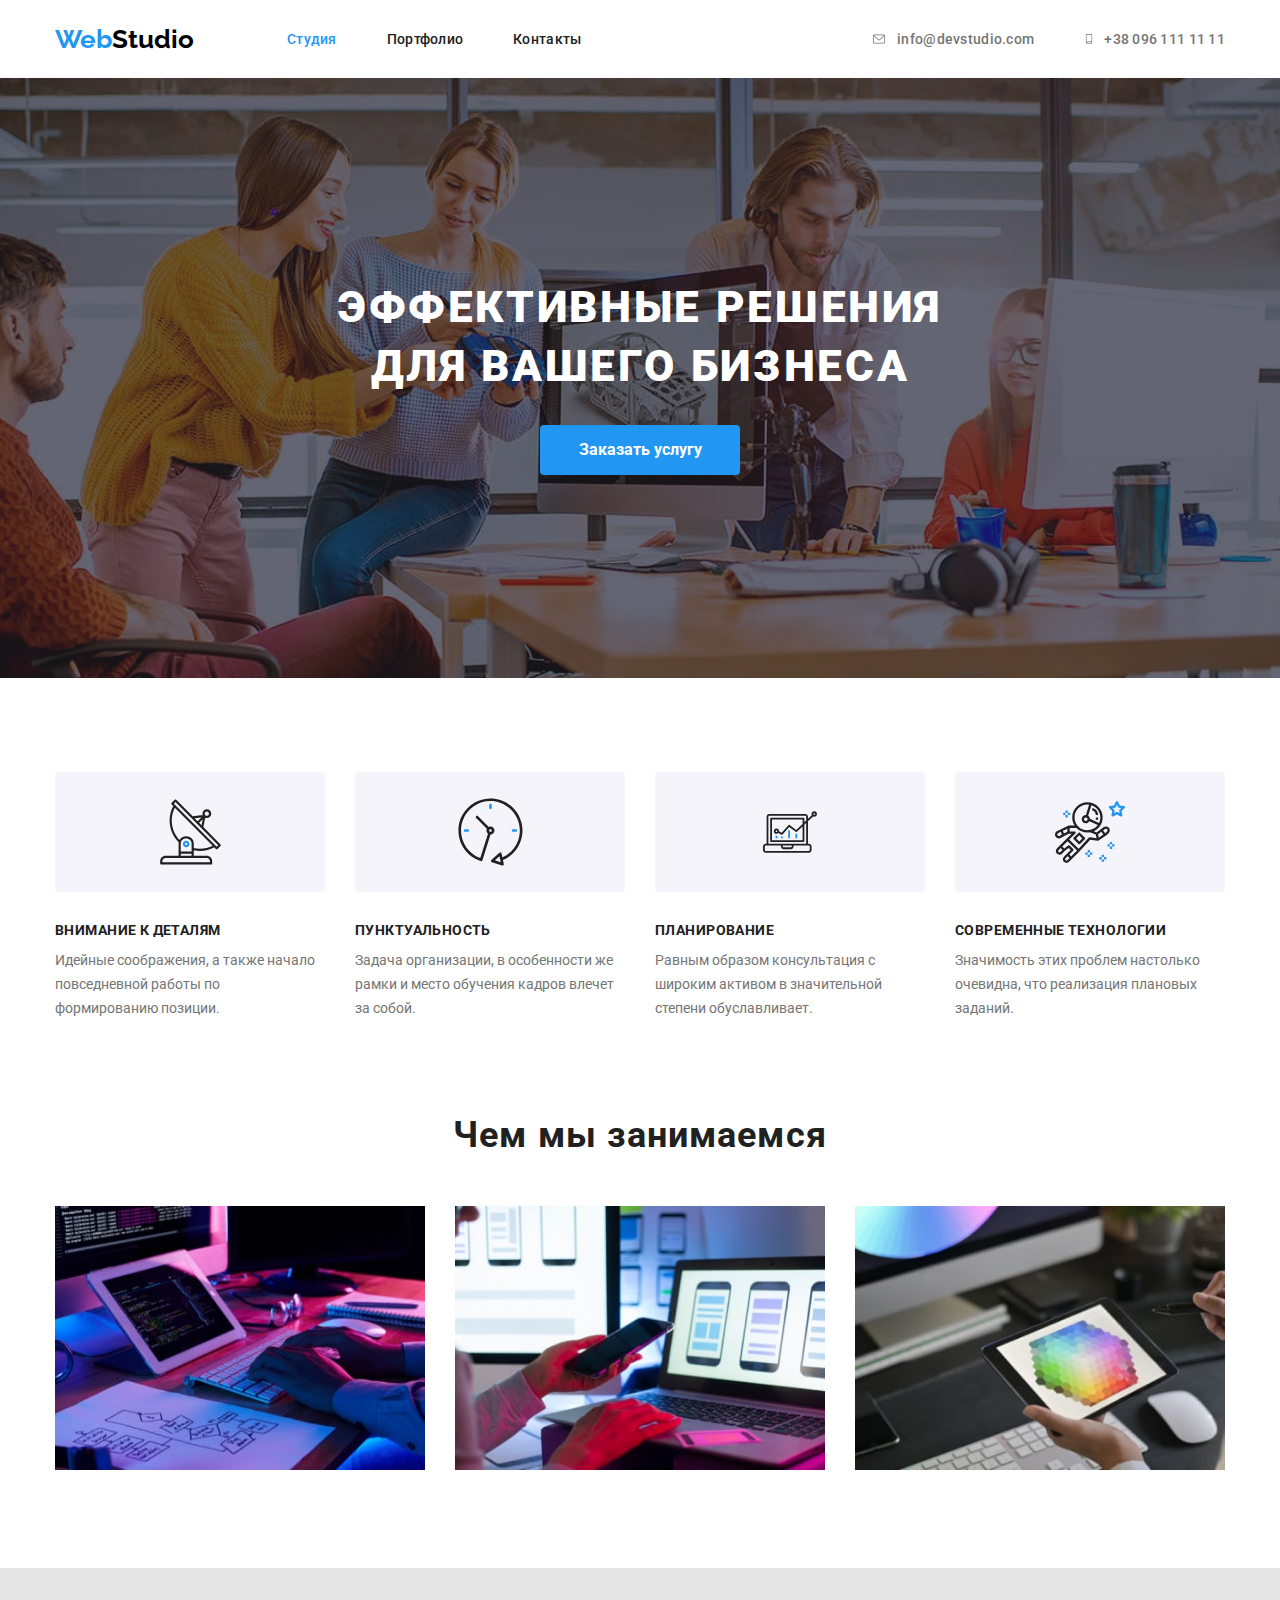
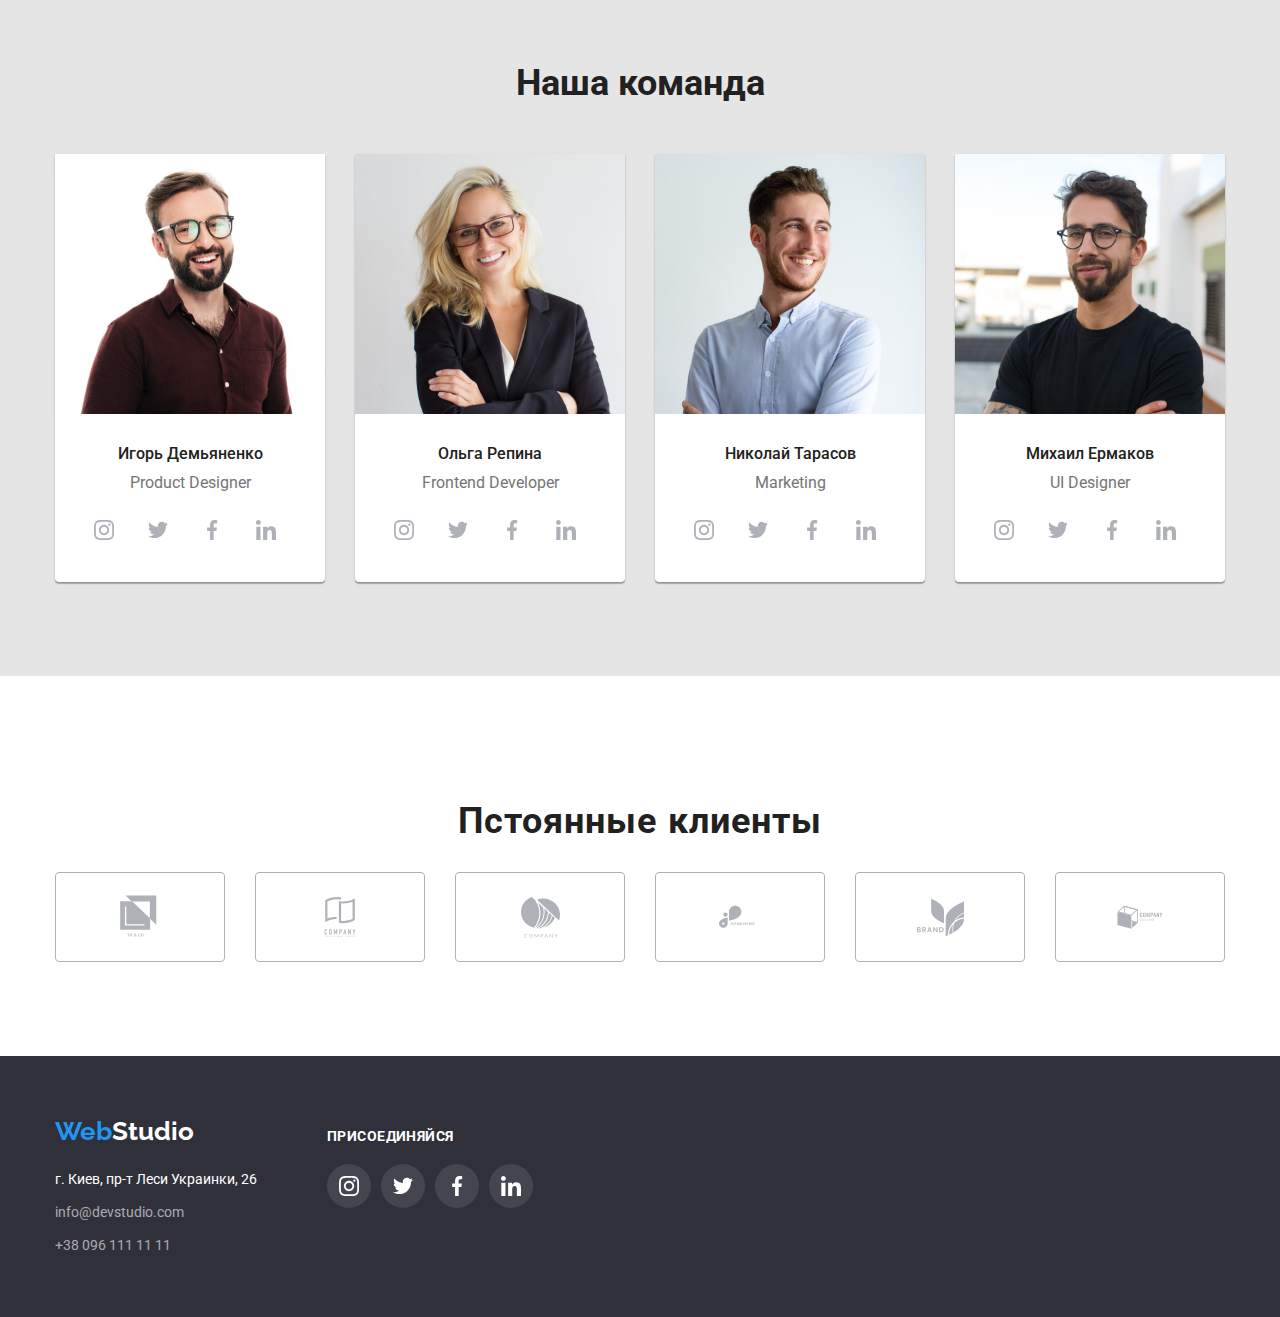
<file: index.html>
<!DOCTYPE html>
<html lang="ru">
  <head>
    <meta charset="UTF-8" />
    <meta name="viewport" content="width=device-width, initial-scale=1.0"/>
    <title>WebStudio</title>
    <link rel="preconnect" href="https://fonts.gstatic.com"/>
    <link href="https://fonts.googleapis.com/css2?family=Raleway:wght@700&family=Roboto:wght@400;500;700;900&display=swap"
      rel="stylesheet">
    <link rel="stylesheet" href="./css/normalize.css">  
    <link rel="stylesheet" href="./css/style.css" />
  </head>

  <body>
    <header>
    <div class="container header-container">
      <nav class="main-nav">
        <a class="link link-logo" href="./index.html"><span class="logo">Web</span>Studio</a>
        <ul class="site-nav list">
          <li class="item"><a class="link nav-link" id="activ-link" href="./index.html">Студия</a></li>
          <li class="item"><a class="link nav-link" href="./portfolio.html">Портфолио</a></li>
          <li class="item"><a class="link nav-link" href="#">Контакты</a></li>
        </ul>
      </nav>
      
      <address class="contacts">
        <a class="link contacts-link" href="mailto:info@devstudio.com"
          > <svg class="mail-icon">
            <use href="./img/icon/symbol-defs.svg#icon-mail"></use>
          </svg> info@devstudio.com</a
        >
        <a class="link contacts-link" href="tel:+380961111111"><svg class="phon-icon">
          <use href="./img/icon/symbol-defs.svg#icon-phone"></use>
        </svg>+38 096 111 11 11</a>
      </address>
      
      </div>
    </header>
    <section class="title-section">
      <!--order section-->
      <h1 class="meam-title">эффективные решения<br />для вашего бизнеса</h1>
      <a class="link" href="#">Заказать услугу</a>
      <!--/order section-->
    </section>
    <section class="about-us-section">
      <!--about us section-->
<div class="container">
      <ul class="list about-us-list">
        <li class="item">
          <div class="about-us-icon">
            <svg class="icon icon-antenna" width=65 height=70><use href="./img/icon/symbol-defs.svg#icon-antenna"></use></svg>
          </div>
          <h3 class="item-title">внимание к деталям</h3>
          <p class="about-us-text">
            Идейные соображения, а также
            начало повседневной работы по
            формированию позиции.
          </p>
        </li>
        <li class="item">
          <div class="about-us-icon">
            <svg class="icon icon-clock" width=67 height=70><use href="./img/icon/symbol-defs.svg#icon-clock"></use></svg>
          </div>
          <h3 class="item-title">пунктуальность</h3>
          <p class="about-us-text">
            Задача организации, в особенности
            же рамки и место обучения кадров
            влечет за собой.
          </p>
        </li>
        <li class="item">
          <div class="about-us-icon">
            <svg class="icon icon-diagram" width=70 height=54><use href="./img/icon/symbol-defs.svg#icon-diagram"></use></svg>
          </div>
          <h3 class="item-title">планирование</h3>
          <p class="about-us-text">
            Равным образом консультация с
            широким активом в значительной
            степени обуславливает.
          </p>
        </li>
        <li class="item">
          <div class="about-us-icon">
            <svg class="icon icon-astronaut" width=70 height=70><use href="./img/icon/symbol-defs.svg#icon-astronaut"></use></svg>
          </div>
          <h3 class="item-title">современные технологии</h3>
          <p class="about-us-text">
            Значимость этих проблем настолько
            очевидна, что реализация плановых
            заданий.
          </p>
        </li>
      </ul>
      </div>
      <!--/about us section-->
    </section>
    <section class="specialization-section">
      <!--specialization section-->
      <div class="container">
      <h2 class="section-title">Чем мы занимаемся</h2>
      <ul class="list specialization-list">
        <li class="item">
          <img
            src="./img/Specialization/img1.jpg"
            alt="Разработка wed страниц"
            width="370"
            height="264"
          />
        </li>
        <li class="item">
          <img
            src="./img/Specialization/img2.jpg"
            alt="Разработка мобильных приложений"
            width="370"
            height="264"
          />
        </li>
        <li class="item">
          <img
            src="./img/Specialization/img3.jpg"
            alt="Web дизайн"
            width="370"
            height="264"
          />
        </li>
      </ul>
      </div>
      <!--/specialization section-->
    </section>
    <section class="team-section">
      <!--our team section-->
      <div class="container">
      <h2 class="section-title">Наша команда</h2>
      <ul class="list team-section-list">
        <li class="item">
          
            <img class="img-card"
              src="./img/Team/Product-Designer.jpg"
              alt="Product Designer"
              width="270"
              height="260"
            />
            <h4 class="item-title">Игорь Демьяненко</h4>
            <p class="item-text">Product Designer</p>
            <ul class="list social-list">
              <li class="item"><a href="#" class="link"><svg class="icon icon-instagram" width=20 height=20><use href="./img/icon/symbol-defs.svg#icon-instagram"></use></svg></a></li>
              <li class="item"><a href="#" class="link"><svg class="icon icon-twitter" width=20 height=20><use href="./img/icon/symbol-defs.svg#icon-twitter"></use></svg></a></li>
              <li class="item"><a href="#" class="link"><svg class="icon icon-facebook" width=20 height=20><use href="./img/icon/symbol-defs.svg#icon-facebook"></use></svg></a></li>
              <li class="item"><a href="#" class="link"><svg class="icon icon-linkedin" width=20 height=20><use href="./img/icon/symbol-defs.svg#icon-linkedin"></use></svg></a></li>
            </ul>
          
        </li>
        <li class="item">
          
            <img class="img-card"
              src="./img/Team/Frontend-Developer.jpg"
              alt="Frontend Developer"
              width="270"
              height="260"
            />
            <h4 class="item-title">Ольга Репина</h4>
            <p class="item-text">Frontend Developer</p>
         <ul class="list social-list">
              <li class="item"><a href="#" class="link"><svg class="icon icon-instagram" width=20 height=20><use href="./img/icon/symbol-defs.svg#icon-instagram"></use></svg></a></li>
              <li class="item"><a href="#" class="link"><svg class="icon icon-twitter" width=20 height=20><use href="./img/icon/symbol-defs.svg#icon-twitter"></use></svg></a></li>
              <li class="item"><a href="#" class="link"><svg class="icon icon-facebook" width=20 height=20><use href="./img/icon/symbol-defs.svg#icon-facebook"></use></svg></a></li>
              <li class="item"><a href="#" class="link"><svg class="icon icon-linkedin" width=20 height=20><use href="./img/icon/symbol-defs.svg#icon-linkedin"></use></svg></a></li>
            </ul>
        </li>
        <li class="item">
          
            <img class="img-card"
              src="./img/Team/Marketing.jpg"
              alt="Marketing"
              width="270"
              height="260"
            />
            <h4 class="item-title">Николай Тарасов</h4>
            <p class="item-text">Marketing</p>
          <ul class="list social-list">
              <li class="item"><a href="#" class="link"><svg class="icon icon-instagram" width=20 height=20><use href="./img/icon/symbol-defs.svg#icon-instagram"></use></svg></a></li>
              <li class="item"><a href="#" class="link"><svg class="icon icon-twitter" width=20 height=20><use href="./img/icon/symbol-defs.svg#icon-twitter"></use></svg></a></li>
              <li class="item"><a href="#" class="link"><svg class="icon icon-facebook" width=20 height=20><use href="./img/icon/symbol-defs.svg#icon-facebook"></use></svg></a></li>
              <li class="item"><a href="#" class="link"><svg class="icon icon-linkedin" width=20 height=20><use href="./img/icon/symbol-defs.svg#icon-linkedin"></use></svg></a></li>
            </ul>
        </li>
        <li class="item">
          
            <img class="img-card"
              src="./img/Team/UI-Designer.jpg"
              alt="UI Designer"
              width="270"
              height="260"
            />
            <h4 class="item-title">Михаил Ермаков</h4>
            <p class="item-text">UI Designer</p>
          <ul class="list social-list">
              <li class="item"><a href="#" class="link"><svg class="icon icon-instagram" width=20 height=20><use href="./img/icon/symbol-defs.svg#icon-instagram"></use></svg></a></li>
              <li class="item"><a href="#" class="link"><svg class="icon icon-twitter" width=20 height=20><use href="./img/icon/symbol-defs.svg#icon-twitter"></use></svg></a></li>
              <li class="item"><a href="#" class="link"><svg class="icon icon-facebook" width=20 height=20><use href="./img/icon/symbol-defs.svg#icon-facebook"></use></svg></a></li>
              <li class="item"><a href="#" class="link"><svg class="icon icon-linkedin" width=20 height=20><use href="./img/icon/symbol-defs.svg#icon-linkedin"></use></svg></a></li>
            </ul>
        </li>
      </ul>
      </div>
      <!--/us team section-->
    </section>
    
    <section class="customers-section">
      <!--customers section-->
      <div class="container customers-container">
        <h2 class="customers-container-title">Пстоянные клиенты</h2>
        <ul class="list customers-list">
          <li class="item"><a href="#" class="link"><svg class="icon icon-instagram" width=44 height=49>
                <use href="./img/icon/symbol-defs.svg#icon-logo-1"></use>
              </svg></a></li>
          <li class="item"><a href="#" class="link"><svg class="icon icon-twitter" width=40 height=52>
                <use href="./img/icon/symbol-defs.svg#icon-logo-2"></use>
              </svg></a></li>
          <li class="item"><a href="#" class="link"><svg class="icon icon-facebook" width=41 height=43>
                <use href="./img/icon/symbol-defs.svg#icon-logo-3"></use>
              </svg></a></li>
          <li class="item"><a href="#" class="link"><svg class="icon icon-linkedin" width=80 height=42>
                <use href="./img/icon/symbol-defs.svg#icon-logo-4"></use>
              </svg></a></li>
          <li class="item"><a href="#" class="link"><svg class="icon icon-linkedin" width=59 height=47>
                    <use href="./img/icon/symbol-defs.svg#icon-logo-5"></use>
                  </svg></a></li>
          <li class="item"><a href="#" class="link"><svg class="icon icon-linkedin" width=88 height=45>
                        <use href="./img/icon/symbol-defs.svg#icon-logo-6"></use>
                      </svg></a></li>
          </ul>
      </div>
      <!--customers section-->
    </section>
    <footer>
      <div class="container footer-container">
        <div class="address-container">
      <a class="link link-logo-alt"  href="./index.html"><span class="logo">Web</span>Studio</a>
      <address class="footer-address">
        <ul class="list footer-address-list">
        <li class="item"> г. Киев, пр-т Леси Украинки, 26</li>
        <li class="item"><a class="link" href="mailto:info@devstudio.com">info@devstudio.com</a></li>
        <li class="item"><a class="link" href="tel:+380961111111">+38 096 111 11 11</a></li>
        </ul>
      </address>
      </div>
      <div class="social-container">
        <h2 class="social-container-title">Присоединяйся</h2>
        <ul class="list social-list">
          <li class="item"><a href="#" class="link"><svg class="icon icon-instagram" width=20 height=20>
                <use href="./img/icon/symbol-defs.svg#icon-instagram"></use>
              </svg></a></li>
          <li class="item"><a href="#" class="link"><svg class="icon icon-twitter" width=20 height=20>
                <use href="./img/icon/symbol-defs.svg#icon-twitter"></use>
              </svg></a></li>
          <li class="item"><a href="#" class="link"><svg class="icon icon-facebook" width=20 height=20>
                <use href="./img/icon/symbol-defs.svg#icon-facebook"></use>
              </svg></a></li>
          <li class="item"><a href="#" class="link"><svg class="icon icon-linkedin" width=20 height=20>
                <use href="./img/icon/symbol-defs.svg#icon-linkedin"></use>
              </svg></a></li>
        </ul>
      </div>
      </div>
    </footer>
  </body>
</html>
</file>
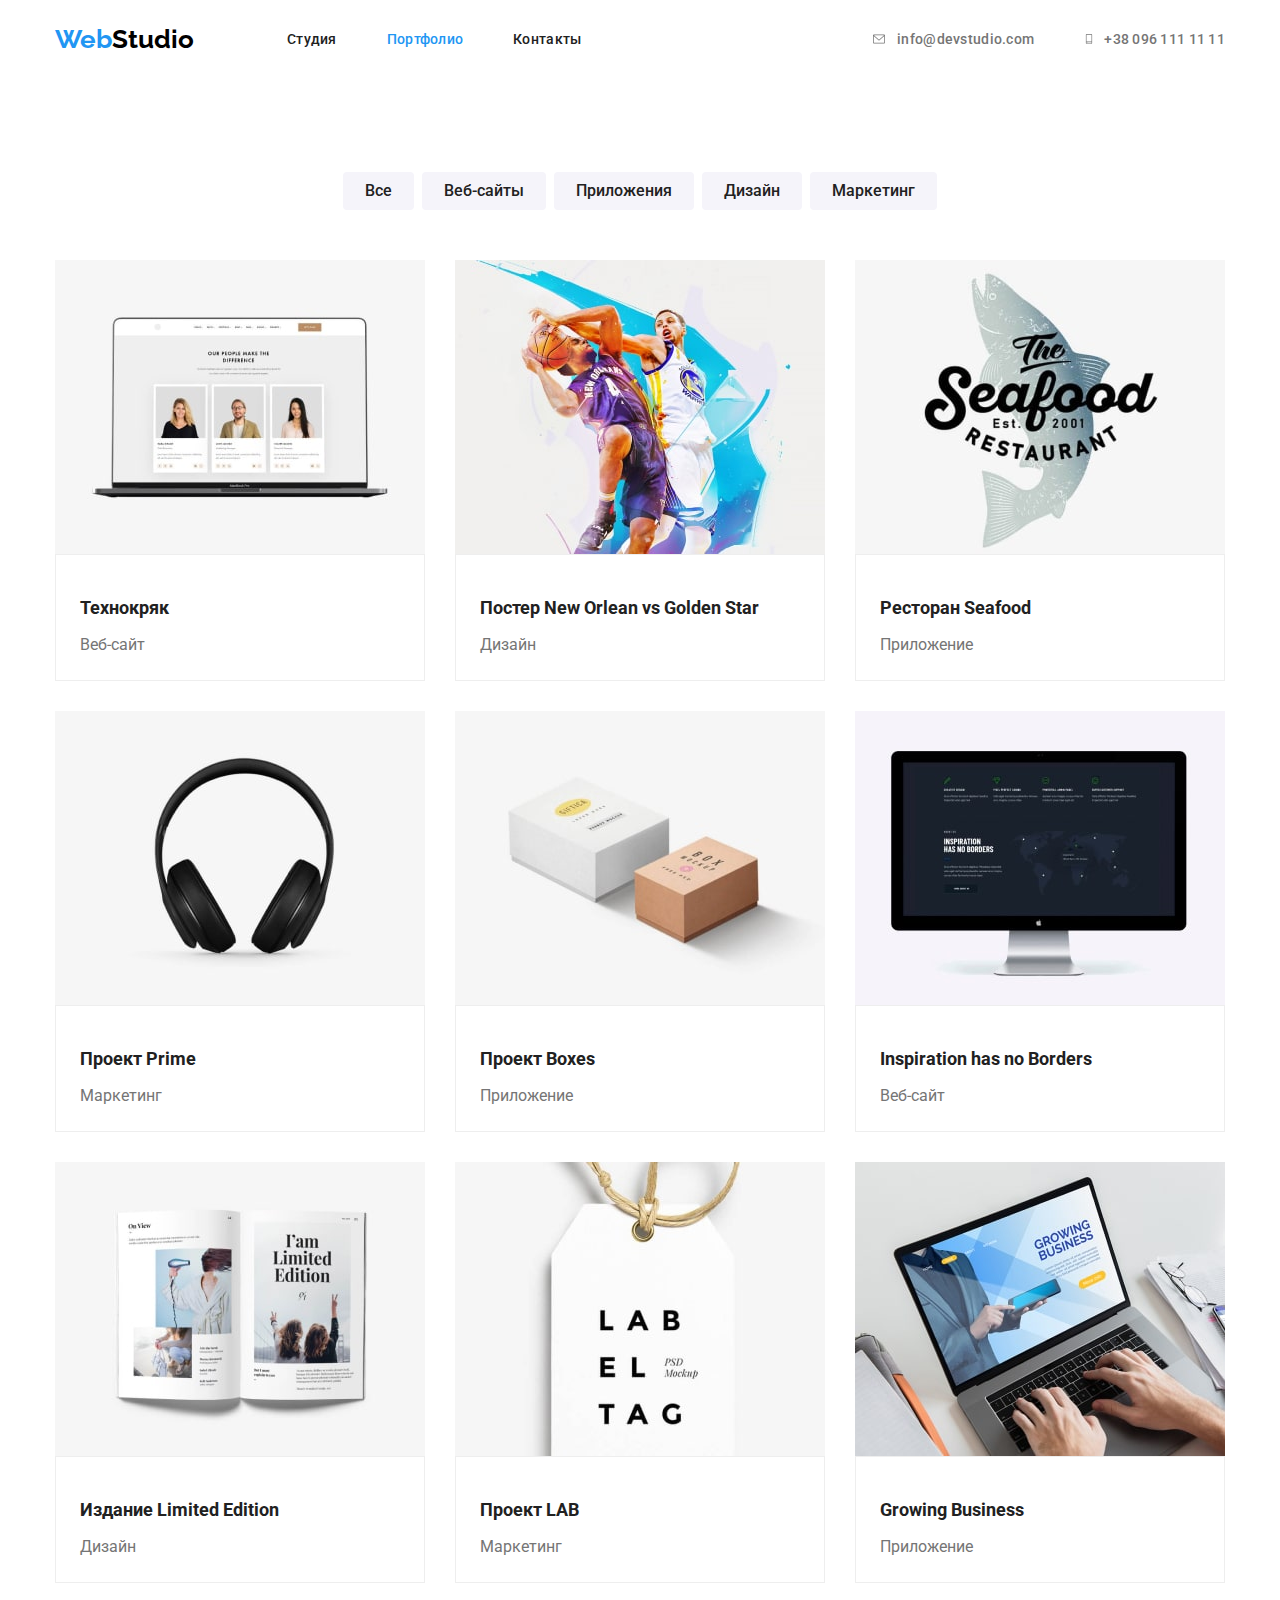
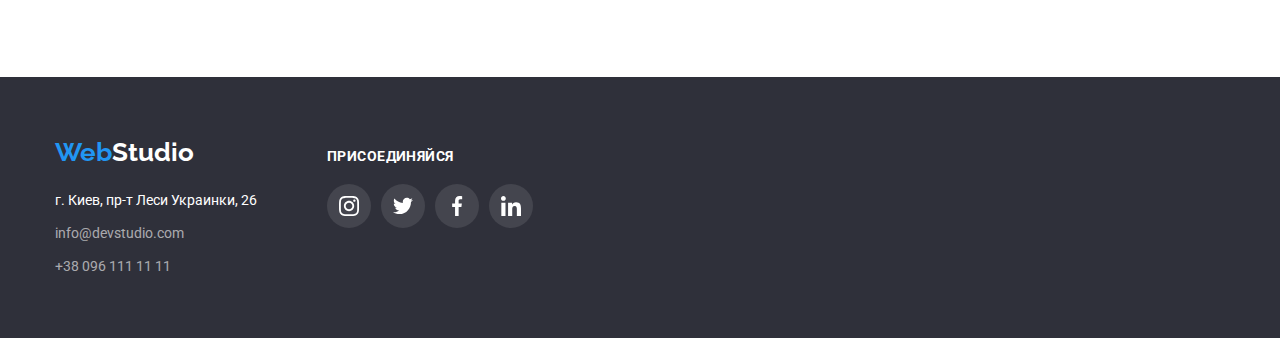
<file: portfolio.html>
<!DOCTYPE html>
<html lang="ru">
  <head>
    <meta charset="UTF-8" />
    <meta name="viewport" content="width=device-width, initial-scale=1.0" />
    <title>Portfolio</title>
    <link rel="preconnect" href="https://fonts.gstatic.com" />
    <link href="https://fonts.googleapis.com/css2?family=Raleway:wght@700&family=Roboto:wght@400;500;700;900&display=swap"
    rel="stylesheet"
    />
    <link rel="stylesheet" href="./css/normalize.css">
    <link rel="stylesheet" href="./css/style.css" />
  </head>

  <body>
    <header>
      <div class="container header-container">
        <nav class="main-nav">
          <a class="link link-logo" href="./index.html"><span class="logo">Web</span>Studio</a>
          <ul class="site-nav list">
            <li class="item"><a class="link nav-link" href="./index.html">Студия</a></li>
            <li class="item"><a class="link nav-link" id="activ-link" href="./portfolio.html">Портфолио</a></li>
            <li class="item"><a class="link nav-link" href="#">Контакты</a></li>
          </ul>
        </nav>
    
        <address class="contacts">
          <a class="link contacts-link" href="mailto:info@devstudio.com"> <svg class="mail-icon">
              <use href="./img/icon/symbol-defs.svg#icon-mail"></use>
            </svg> info@devstudio.com</a>
          <a class="link contacts-link" href="tel:+380961111111"><svg class="phon-icon">
              <use href="./img/icon/symbol-defs.svg#icon-phone"></use>
            </svg>+38 096 111 11 11</a>
        </address>
    
      </div>
    </header>
    <main>
      <div class="container portfolio-container">

      <ul class="list portfolio-button-list">
        <li class="item"><button class="portfolio-button">Все</button></li>
        <li class="item"><button class="portfolio-button">Веб-сайты</button></li>
        <li class="item"><button class="portfolio-button">Приложения</button></li>
        <li class="item"><button class="portfolio-button">Дизайн</button></li>
        <li class="item"><button class="portfolio-button">Маркетинг</button></li>
      </ul>

      <ul class="list portfolio-card-list">
        <li class="portfolio-card">
            <img class="img-card"
              src="./img/portfolio/img1.jpg"
              alt="Технокряк"
              width="370"
              height="294"
            />
            <div class="card-deckription">
            <h2 class="card-title">Технокряк</h2>
            <p class="portfolio-card-text">Веб-сайт</p>
            </div>
        </li>
        <li class="portfolio-card">
            <img class="img-card"
              src="./img/portfolio/img2.jpg"
              alt="Постер New Orlean vs Golden Star"
              width="370"
              height="294"
            />
            <div class="card-deckription">
            <h2 class="card-title">Постер New Orlean vs Golden Star</h2>
            <p class="portfolio-card-text">Дизайн</p>
            </div>
        </li>
        <li class="portfolio-card">
            <img class="img-card"
              src="./img/portfolio/img3.jpg"
              alt="Ресторан Seafood"
              width="370"
              height="294"
            />
            <div class="card-deckription">
            <h2 class="card-title">Ресторан Seafood</h2>
            <p class="portfolio-card-text">Приложение</p>
            </div>
        </li>
        <li class="portfolio-card">
            <img class="img-card"
              src="./img/portfolio/img4.jpg"
              alt="Проект Prime"
              width="370"
              height="294"
            />
            <div class="card-deckription">
            <h2 class="card-title">Проект Prime</h2>
            <p class="portfolio-card-text">Маркетинг</p>
            </div>
        </li>
        <li class="portfolio-card">
            <img class="img-card"
              src="./img/portfolio/img5.jpg"
              alt="Проект Boxes"
              width="370"
              height="294"
            />
            <div class="card-deckription">
            <h2 class="card-title">Проект Boxes</h2>
            <p class="portfolio-card-text">Приложение</p>
            </div>
        </li>
        <li class="portfolio-card">
            <img class="img-card"
              src="./img/portfolio/img6.jpg"
              alt="Inspiration has no Borders"
              width="370"
              height="294"
            />
            <div class="card-deckription">
            <h2 class="card-title">Inspiration has no Borders</h2>
            <p class="portfolio-card-text">Веб-сайт</p>
            </div>
        </li>
        <li class="portfolio-card">
            <img class="img-card"
              src="./img/portfolio/img7.jpg"
              alt="Издание Limited Edition"
              width="370"
              height="294"
            />
            <div class="card-deckription">
            <h2 class="card-title">Издание Limited Edition</h2>
            <p class="portfolio-card-text">Дизайн</p>
            </div>
        </li>
<li class="portfolio-card">
  <img class="img-card" src="./img/portfolio/img8.jpg" alt="Проект LAB" width="370" height="294" />
  <div class="card-deckription">
    <h2 class="card-title">Проект LAB</h2>
    <p class="portfolio-card-text">Маркетинг</p>
  </div>
</li>
        <li class="portfolio-card">
            <img class="img-card"
              src="./img/portfolio/img9.jpg"
              alt="Growing Business"
              width="370"
              height="294"
            />
            <div class="card-deckription">
            <h2 class="card-title">Growing Business</h2>
            <p class="portfolio-card-text">Приложение</p>
            </div>
        </li>
      </ul>
      </div>
    </main>
<footer>
  <div class="container footer-container">
    <div class="address-container">
      <a class="link link-logo-alt" href="./index.html"><span class="logo">Web</span>Studio</a>
      <address class="footer-address">
        <ul class="list footer-address-list">
          <li class="item"> г. Киев, пр-т Леси Украинки, 26</li>
          <li class="item"><a class="link" href="mailto:info@devstudio.com">info@devstudio.com</a></li>
          <li class="item"><a class="link" href="tel:+380961111111">+38 096 111 11 11</a></li>
        </ul>
      </address>
    </div>
    <div class="social-container">
      <h2 class="social-container-title">Присоединяйся</h2>
      <ul class="list social-list">
        <li class="item"><a href="#" class="link"><svg class="icon icon-instagram" width=20 height=20>
              <use href="./img/icon/symbol-defs.svg#icon-instagram"></use>
            </svg></a></li>
        <li class="item"><a href="#" class="link"><svg class="icon icon-twitter" width=20 height=20>
              <use href="./img/icon/symbol-defs.svg#icon-twitter"></use>
            </svg></a></li>
        <li class="item"><a href="#" class="link"><svg class="icon icon-facebook" width=20 height=20>
              <use href="./img/icon/symbol-defs.svg#icon-facebook"></use>
            </svg></a></li>
        <li class="item"><a href="#" class="link"><svg class="icon icon-linkedin" width=20 height=20>
              <use href="./img/icon/symbol-defs.svg#icon-linkedin"></use>
            </svg></a></li>
      </ul>
    </div>
  </div>
</footer>
  </body>
</html>
</file>
<file: css/style.css>
:root {
  --main-text-color: #757575;
  --header-text-color: #212121;
  --main-title-color: #ffffff;
  --title-color: #212121;
  --accent-color: #2196f3;
  --ferst-background-color: #e5e5e5;
  --second-background-color: #ffffff;
  --background-section-color: #2f303a;
  --logo-color: #000000;
  --address-color: rgba(255, 255, 255, 0.6);
  --partfolio-border-color: #eeeeee;
  --ferst-icon-color: #afb1b8;
  --background-icon-color: #f5f4fa;
  --footer-background-icon-color: #44454e;
}
/* 
    цвет оснвного текста + адрес #757575;
    цвет текста хедар #212121;
    цвет h1 #FFFFFF;
    цвет заголовков #212121;
    цвет акцент #2196F3;
    */
*,
*::before,
*::after {
  box-sizing: border-box;
}

body {
  font-family: 'Roboto', sans-serif;
}
.link {
  font-style: normal;
  text-decoration: none;
}
.list {
  margin-top: 0px;
  margin-bottom: 0px;
  padding: 0px;
  list-style: none;
}
.container {
  margin-left: auto;
  margin-right: auto;
  width: 1200px;
  padding-left: 15px;
  padding-right: 15px;
}
/*header style*/
.header-container {
  display: flex;
}
.main-nav {
  display: flex;
  align-items: center;
}
.site-nav {
  display: flex;
  align-items: center;
}
.site-nav .item + .item {
  margin-left: 50px;
}

.link-logo {
  display: block;
  margin-right: 93px;
  font-family: Raleway;
  font-style: normal;
  font-weight: 700;
  font-size: 26px;
  line-height: 31px;
  color: var(--logo-color);
}
.link-logo:visited {
  color: var(--logo-color);
}
.logo {
  color: var(--accent-color);
}
.site-nav .link {
  display: block;
  padding-top: 31px;
  padding-bottom: 31px;
  color: var(--header-text-color);
  font-weight: 500;
  font-size: 14px;
  line-height: 16px;
  letter-spacing: 0.02em;
}

.site-nav .nav-link:hover,
.site-nav .nav-link:focus {
  color: var(--accent-color);
}

.contacts {
  display: flex;
  align-items: center;
  margin-left: auto;
}

.contacts .link + .link {
  margin-left: 50px;
}
.contacts .link {
  display: flex;
  align-items: center;
  color: var(--main-text-color);
  font-weight: 500;
  font-size: 14px;
  line-height: 16px;
  letter-spacing: 0.02em;
}
.mail-icon {
  width: 16px;
  height: 12px;
  margin-right: 10px;
}
.phon-icon {
  width: 10px;
  height: 16px;
  margin-right: 10px;
}

.contacts-link:hover,
.contacts-link:focus {
  color: var(--accent-color);
}

#activ-link {
  color: var(--accent-color);
}
/*header style*/

/*title sekton style*/
.title-section {
  padding-top: 200px;
  padding-bottom: 200px;
  height: 600px;

  margin-left: auto;
  margin-right: auto;
  background-color: var(--background-section-color);
  text-align: center;
  background-image: linear-gradient(
      to right,
      rgba(47, 48, 58, 0.4),
      rgba(47, 48, 58, 0.4)
    ),
    url('../img/background-hero.jpg');
  background-size: cover;
  background-position: top;
}

.meam-title {
  margin-top: 0px;
  margin-bottom: 30px;
  color: var(--main-title-color);
  font-weight: 900;
  font-size: 44px;
  line-height: 1.33em;
  text-transform: uppercase;
  text-align: center;
  letter-spacing: 0.06em;
}

.title-section .link {
  display: inline-block;
  min-width: 200px;
  height: 50px;
  padding: 10px 32px;
  border-radius: 4px;
  color: var(--main-title-color);
  background-color: var(--accent-color);
  font-weight: 700;
  font-size: 16px;
  line-height: 30px;
}
/*title sekton style*/

/*about us section style*/
.about-us-section {
  background-color: var(--second-background-color);
}
.about-us-section .container {
  padding-top: 94px;
  padding-bottom: 94px;
}
.about-us-list {
  display: flex;
}

.about-us-list .item {
  width: 270px;
}
.about-us-list .item + .item {
  margin-left: 30px;
}

.about-us-section .item-title {
  margin-top: 0px;
  margin-bottom: 10px;
  color: var(--title-color);
  font-weight: 700;
  font-size: 14px;
  line-height: 16px;
  letter-spacing: 0.03em;
  text-transform: uppercase;
}
.about-us-text {
  margin-top: 0px;
  margin-bottom: 0px;
  color: var(--main-text-color);
  font-weight: 400;
  font-size: 14px;
  line-height: 24px;
}

.about-us-icon {
  display: flex;
  align-items: center;
  width: 270px;
  height: 120px;
  margin-bottom: 30px;
  background: var(--background-icon-color);
  border-radius: 4px;
}
.about-us-icon .icon {
  display: block;
  margin-left: auto;
  margin-right: auto;
  margin-top: auto;
  margin-bottom: auto;
}
/*about us section style*/

/*specialization section style */
.specialization-section {
  background-color: var(--second-background-color);
  text-align: center;
  padding-bottom: 94px;
}
.specialization-list {
  display: flex;
}
.specialization-list .item + .item {
  margin-left: 30px;
}

.specialization-section .section-title {
  margin-top: 0px;
  margin-bottom: 50px;
  color: var(--title-color);
  font-weight: 700;
  font-size: 36px;
  line-height: 42px;
  text-align: center;
  letter-spacing: 0.03em;
}

/*specialization section style */

/* team section style */
.team-section {
  padding-top: 94px;
  padding-bottom: 94px;
  background-color: var(--ferst-background-color);
  color: var(--main-text-color);
  text-align: center;
}
.team-section-list {
  display: flex;
}
.team-section-list > .item + .item {
  margin-left: 30px;
}
.team-section-list > .item {
  width: 270px;
  padding-bottom: 30px;
  background-color: var(--main-title-color);
  box-shadow: 0px 1px 3px rgba(0, 0, 0, 0.12), 0px 1px 1px rgba(0, 0, 0, 0.14),
    0px 2px 1px rgba(0, 0, 0, 0.2);
  border-radius: 0px 0px 4px 4px;
}

.team-section .section-title {
  margin-top: 0px;
  margin-bottom: 50px;
  color: var(--title-color);
  font-weight: 700;
  font-size: 36px;
  line-height: 42px;
}
.team-section .item-title {
  margin-top: 30px;
  margin-bottom: 10px;
  color: var(--title-color);
  font-weight: 500;
  font-size: 16px;
  line-height: 19px;
}
.team-section .item-text {
  margin-top: 0px;
  margin-bottom: 0px;
  color: var(--main-text-color);
  font-weight: 400;
  font-size: 16px;
  line-height: 19px;
}

.social-list {
  display: flex;
  justify-content: center;
  margin-top: 16px;
}

.social-list .link {
  display: flex;
  width: 44px;
  height: 44px;
  align-items: center;
  justify-content: center;
  margin-right: 10px;
  border-radius: 50%;
  background-color: var(--second-background-color);
}
.social-list .link {
  color: var(--ferst-icon-color);
}

.social-list .link:hover,
.social-list .link:focus {
  background-color: var(--accent-color);
  color: var(--main-title-color);
}

.social-list .item:last-child {
  margin-right: 0px;
}

/* team section style */

/*  customers section style  */

.customers-container {
  padding-top: 94px;
  padding-bottom: 94px;
}

.customers-container-title {
  font-weight: bold;
  font-size: 36px;
  line-height: 42px;
  text-align: center;
  letter-spacing: 0.03em;
  color: var(--title-color);
}
.customers-list {
  display: flex;
  justify-content: center;
}
.customers-list .item {
  margin-right: 30px;
}
.customers-list .item:last-child {
  margin-right: 0px;
}
.customers-list .link {
  display: flex;
  width: 170px;
  height: 90px;
  align-items: center;
  justify-content: center;
  border: 1px solid var(--ferst-icon-color);
  border-radius: 4px;
  color: var(--ferst-icon-color);
}

.customers-list .link:hover,
.customers-list .link:focus {
  color: var(--accent-color);
  border-color: var(--accent-color);
}

/*  customers section style  */

/* portfolio button style */
.img-card {
  display: block;
}
.portfolio-container {
  padding-top: 94px;
  padding-bottom: 94px;
}
.portfolio-button-list {
  display: flex;
  margin-bottom: 50px;
  justify-content: center;
}
.portfolio-button-list .item + .item {
  margin-left: 8px;
}
.portfolio-button {
  min-width: 7px;
  height: 38px;
  padding: 6px 22px;
  background-color: var(--background-icon-color);
  border-radius: 4px;
  border: 0px;
  color: var(--title-color);
  font-family: Roboto;
  font-style: normal;
  font-weight: 500;
  font-size: 16px;
}
.portfolio-button:hover,
.portfolio-button:focus {
  background-color: var(--accent-color);
  border: 0px;
  color: var(--main-title-color);
  box-shadow: 0px 3px 1px rgba(0, 0, 0, 0.1), 0px 1px 2px rgba(0, 0, 0, 0.08),
    0px 2px 2px rgba(0, 0, 0, 0.12);
  outline: none;
}
.portfolio-button:active {
  background-color: var(--accent-color);
  border: 0px;
  color: var(--main-title-color);
}

.portfolio-card-list {
  display: flex;
  flex-wrap: wrap;
  align-items: flex-start;
}
.portfolio-card {
  width: 370px;
  margin-right: 30px;
  margin-bottom: 30px;

  color: var(--main-text-color);
  font-weight: 400;
  font-size: 16px;
}
.portfolio-card:focus,
.portfolio-card:hover {
  box-shadow: 0px 1px 1px rgba(0, 0, 0, 0.12), 0px 4px 4px rgba(0, 0, 0, 0.06),
    1px 4px 6px rgba(0, 0, 0, 0.16);
}
.card-deckription {
  padding-top: 20px;
  padding-bottom: 20px;
  padding-left: 24px;
  background-color: var(--main-title-color);
  border: 1px solid var(--partfolio-border-color);
}

.portfolio-card:nth-child(3n) {
  margin-right: 0px;
}
.portfolio-card:nth-last-child(-n + 3) {
  margin-bottom: 0px;
}
.portfolio-card .card-title {
  margin-bottom: 4px;
  color: var(--title-color);
  font-weight: 700;
  font-size: 18px;
  line-height: 36px;
}
.portfolio-card-text {
  margin-top: 0px;
  margin-bottom: 0px;
  line-height: 30px;
}
/* portfolio button style */

/* footer style */
.footer-container {
  display: flex;
}
footer {
  padding-top: 60px;
  padding-bottom: 60px;
  background-color: var(--background-section-color);
}
.link-logo-alt {
  display: inline-block;
  margin-bottom: 20px;
  font-family: Raleway;
  font-style: normal;
  font-weight: 700;
  font-size: 26px;
  line-height: 31px;
  color: var(--main-title-color);
}
.footer-address {
  font-style: normal;
  color: var(--main-title-color);
  font-weight: 400;
  font-size: 14px;
  line-height: 24px;
}
.footer-address-list .item + .item {
  margin-top: 9px;
}

.footer-address .link {
  color: var(--address-color);
}
.social-container {
  margin-left: 70px;
}
.social-container-title {
  margin-bottom: 20px;
  font-weight: bold;
  font-size: 14px;
  line-height: 16px;
  letter-spacing: 0.03em;
  text-transform: uppercase;
  color: var(--main-title-color);
}
.social-container .link {
  background-color: var(--footer-background-icon-color);
  color: var(--main-title-color);
}

/* footer style */
</file>
